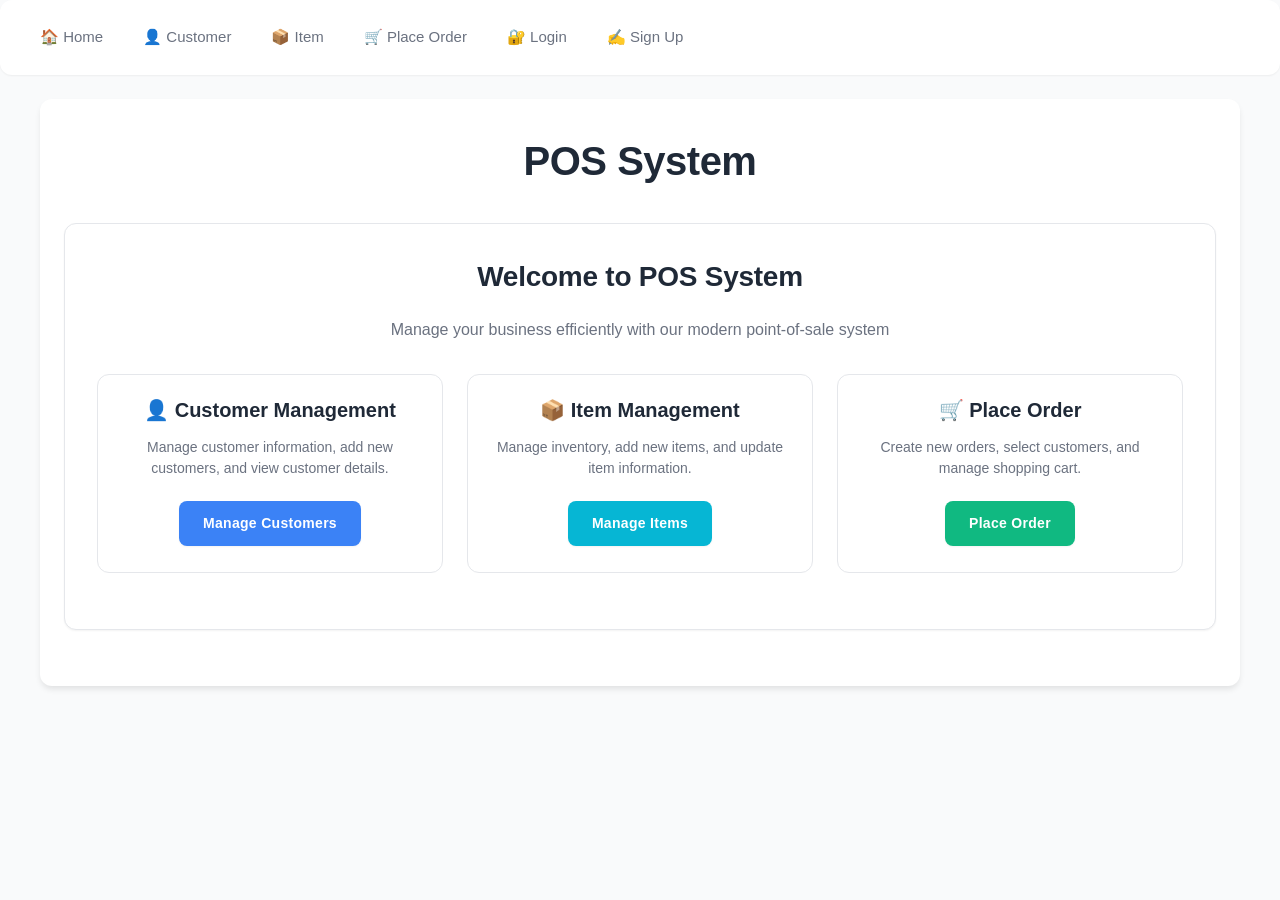
<file: index.html>
<!DOCTYPE html>
<html lang="en">
<head>
    <meta charset="UTF-8">
    <title>POS System</title>
    <link rel="stylesheet" href="./css/common.css">
</head>
<body>

<!-- Common Navigation -->
<nav>
    <a href="./index.html">🏠 Home</a>
    <a href="./pages/customer.html">👤 Customer</a>
    <a href="./pages/item.html">📦 Item</a>
    <a href="./pages/place-order.html">🛒 Place Order</a>
    <a href="./pages/auth/login.html">🔐 Login</a>
    <a href="./pages/auth/signup.html">✍️ Sign Up</a>
</nav>

<div class="container">
<h1>POS System</h1>

<div class="section" style="text-align: center;">
    <h2 style="margin-bottom: 20px;">Welcome to POS System</h2>
    <p style="color: #6b7280; margin-bottom: 32px; font-size: 16px;">Manage your business efficiently with our modern point-of-sale system</p>
    <div class="form-layout">
        <div style="padding: 20px; border: 1px solid #e5e7eb; border-radius: 12px; transition: all 0.2s ease;" onmouseover="this.style.boxShadow='0 4px 6px -1px rgba(0, 0, 0, 0.1)'" onmouseout="this.style.boxShadow='none'">
            <h3 style="margin-bottom: 12px;">👤 Customer Management</h3>
            <p style="color: #6b7280; margin-bottom: 16px; font-size: 14px;">Manage customer information, add new customers, and view customer details.</p>
            <a href="./pages/customer.html" class="btn btn-primary">Manage Customers</a>
        </div>
        <div style="padding: 20px; border: 1px solid #e5e7eb; border-radius: 12px; transition: all 0.2s ease;" onmouseover="this.style.boxShadow='0 4px 6px -1px rgba(0, 0, 0, 0.1)'" onmouseout="this.style.boxShadow='none'">
            <h3 style="margin-bottom: 12px;">📦 Item Management</h3>
            <p style="color: #6b7280; margin-bottom: 16px; font-size: 14px;">Manage inventory, add new items, and update item information.</p>
            <a href="./pages/item.html" class="btn btn-info">Manage Items</a>
        </div>
        <div style="padding: 20px; border: 1px solid #e5e7eb; border-radius: 12px; transition: all 0.2s ease;" onmouseover="this.style.boxShadow='0 4px 6px -1px rgba(0, 0, 0, 0.1)'" onmouseout="this.style.boxShadow='none'">
            <h3 style="margin-bottom: 12px;">🛒 Place Order</h3>
            <p style="color: #6b7280; margin-bottom: 16px; font-size: 14px;">Create new orders, select customers, and manage shopping cart.</p>
            <a href="./pages/place-order.html" class="btn btn-success">Place Order</a>
        </div>
    </div>
</div>

</div>

</body>
</html>
</file>
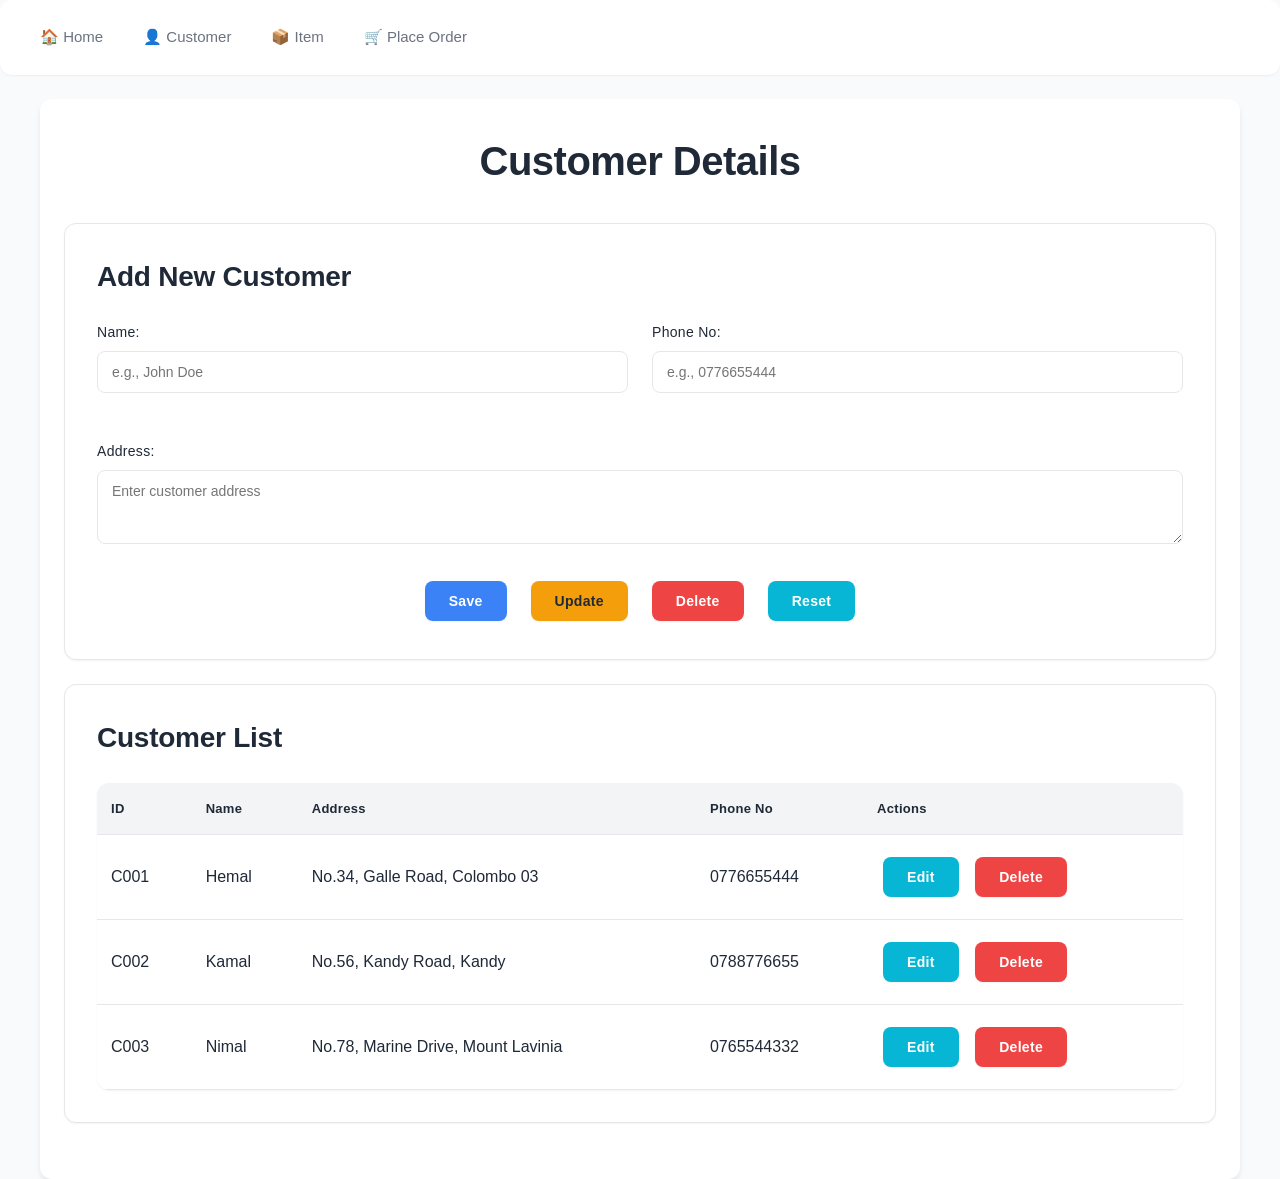
<file: pages/customer.html>
<!DOCTYPE html>
<html lang="en">
<head>
    <meta charset="UTF-8">
    <title>Customer Details</title>
    <link rel="stylesheet" href="../css/common.css">
    <script src="https://code.jquery.com/jquery-3.6.0.min.js"></script>
</head>
<body>

<!-- Common Navigation -->
<nav>
    <a href="../index.html">🏠 Home</a>
    <a href="./customer.html">👤 Customer</a>
    <a href="./item.html">📦 Item</a>
    <a href="./place-order.html">🛒 Place Order</a>
</nav>

<div class="container">
<h1>Customer Details</h1>

<div class="section">
    <h2>Add New Customer</h2>
    <form id="customerForm">
        <div class="form-layout">
            <div class="form-group">
                <label for="name">Name:</label>
                <input type="text" id="name" name="name" placeholder="e.g., John Doe" required>
            </div>
            <div class="form-group">
                <label for="phone">Phone No:</label>
                <input type="tel" id="phone" name="phone" placeholder="e.g., 0776655444" required>
            </div>
        </div>
        <div class="form-group">
            <label for="address">Address:</label>
            <textarea id="address" name="address" placeholder="Enter customer address" rows="3" required></textarea>
        </div>
        <div class="action-buttons">
            <button type="submit" class="btn btn-primary">Save</button>
            <button type="button" class="btn btn-warning">Update</button>
            <button type="button" class="btn btn-danger">Delete</button>
            <button type="reset" class="btn btn-info">Reset</button>
        </div>
    </form>
</div>

<div class="section">
    <h2>Customer List</h2>
    <table id="customerTable">
        <thead>
            <tr>
                <th>ID</th>
                <th>Name</th>
                <th>Address</th>
                <th>Phone No</th>
                <th>Actions</th>
            </tr>
        </thead>
        <tbody>
        </tbody>
    </table>
</div>

</div>

<script src="../js/customer.js"></script>

</body>
</html>
</file>
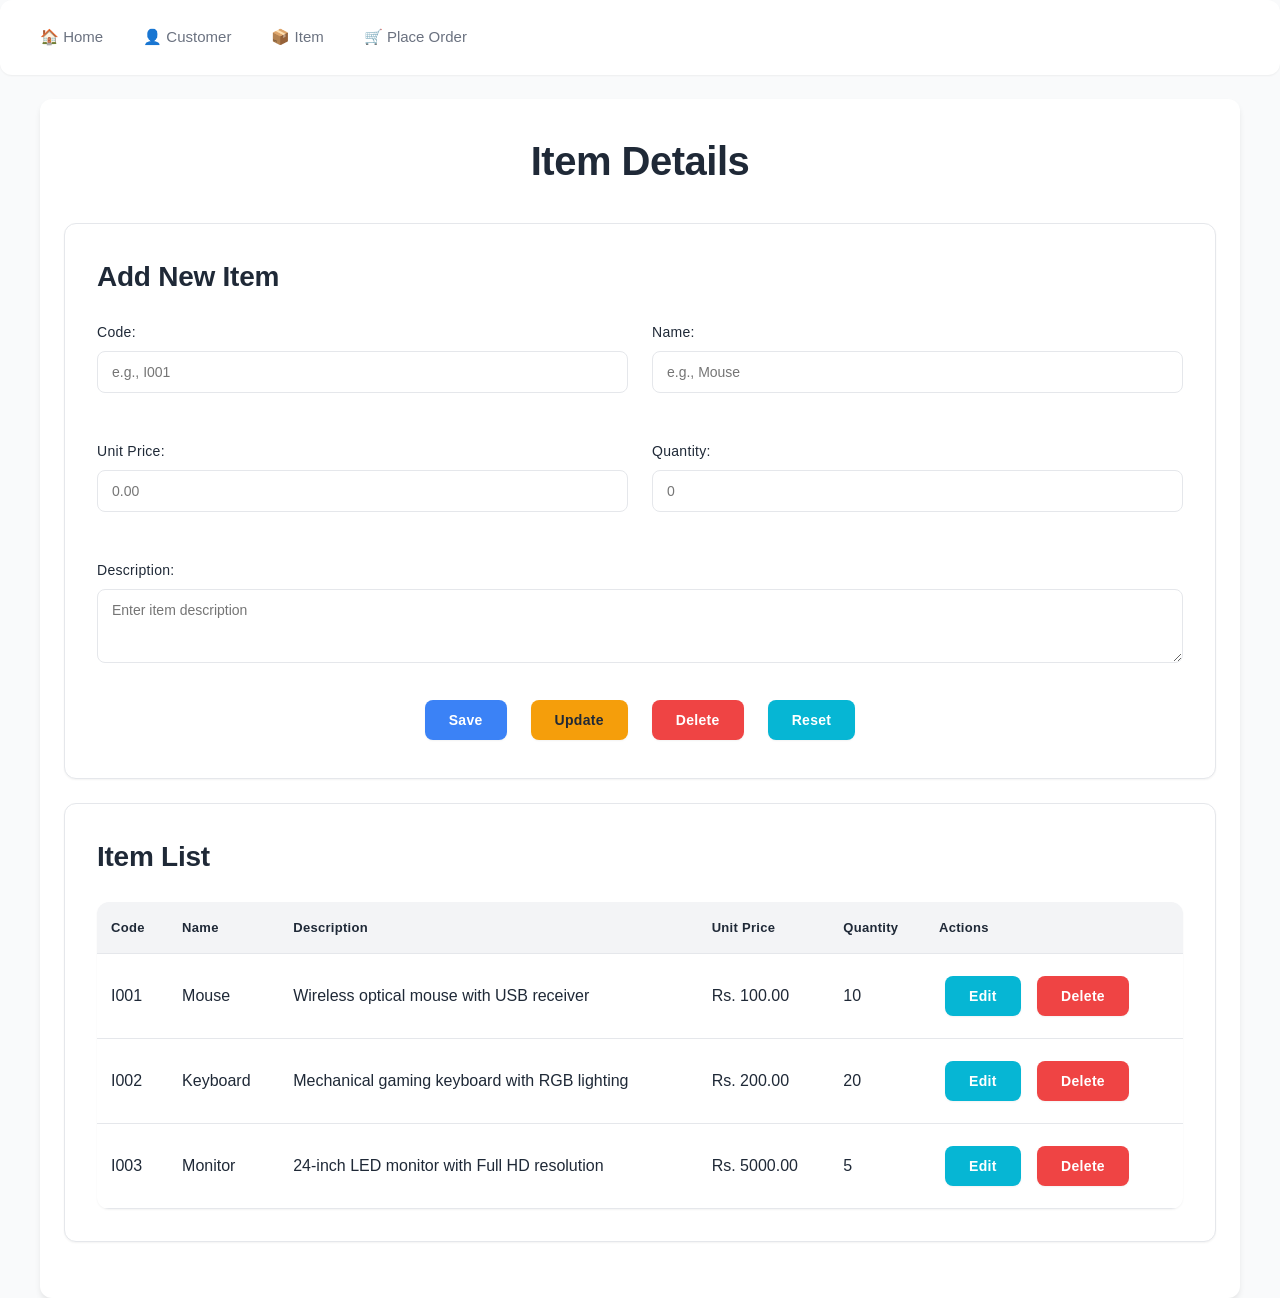
<file: pages/item.html>
<!DOCTYPE html>
<html lang="en">
<head>
    <meta charset="UTF-8">
    <title>Item Details</title>
    <link rel="stylesheet" href="../css/common.css">
    <script src="https://code.jquery.com/jquery-3.6.0.min.js"></script>
</head>
<body>

<!-- Common Navigation -->
<nav>
    <a href="../index.html">🏠 Home</a>
    <a href="./customer.html">👤 Customer</a>
    <a href="./item.html">📦 Item</a>
    <a href="./place-order.html">🛒 Place Order</a>
</nav>

<div class="container">
<h1>Item Details</h1>

<div class="section">
    <h2>Add New Item</h2>
    <form id="itemForm">
        <div class="form-layout">
            <div class="form-group">
                <label for="code">Code:</label>
                <input type="text" id="code" name="code" placeholder="e.g., I001" required>
            </div>
            <div class="form-group">
                <label for="name">Name:</label>
                <input type="text" id="name" name="name" placeholder="e.g., Mouse" required>
            </div>
        </div>
        <div class="form-layout">
            <div class="form-group">
                <label for="price">Unit Price:</label>
                <input type="number" id="price" name="price" placeholder="0.00" step="0.01" required>
            </div>
            <div class="form-group">
                <label for="qty">Quantity:</label>
                <input type="number" id="qty" name="qty" placeholder="0" required>
            </div>
        </div>
        <div class="form-group">
            <label for="description">Description:</label>
            <textarea id="description" name="description" placeholder="Enter item description" rows="3"></textarea>
        </div>
        <div class="action-buttons">
            <button type="submit" class="btn btn-primary">Save</button>
            <button type="button" class="btn btn-warning">Update</button>
            <button type="button" class="btn btn-danger">Delete</button>
            <button type="reset" class="btn btn-info">Reset</button>
        </div>
    </form>
</div>

<div class="section">
    <h2>Item List</h2>
    <table id="itemTable">
        <thead>
            <tr>
                <th>Code</th>
                <th>Name</th>
                <th>Description</th>
                <th>Unit Price</th>
                <th>Quantity</th>
                <th>Actions</th>
            </tr>
        </thead>
        <tbody>
        </tbody>
    </table>
</div>

</div>

<script src="../js/item.js"></script>

</body>
</html>
</file>
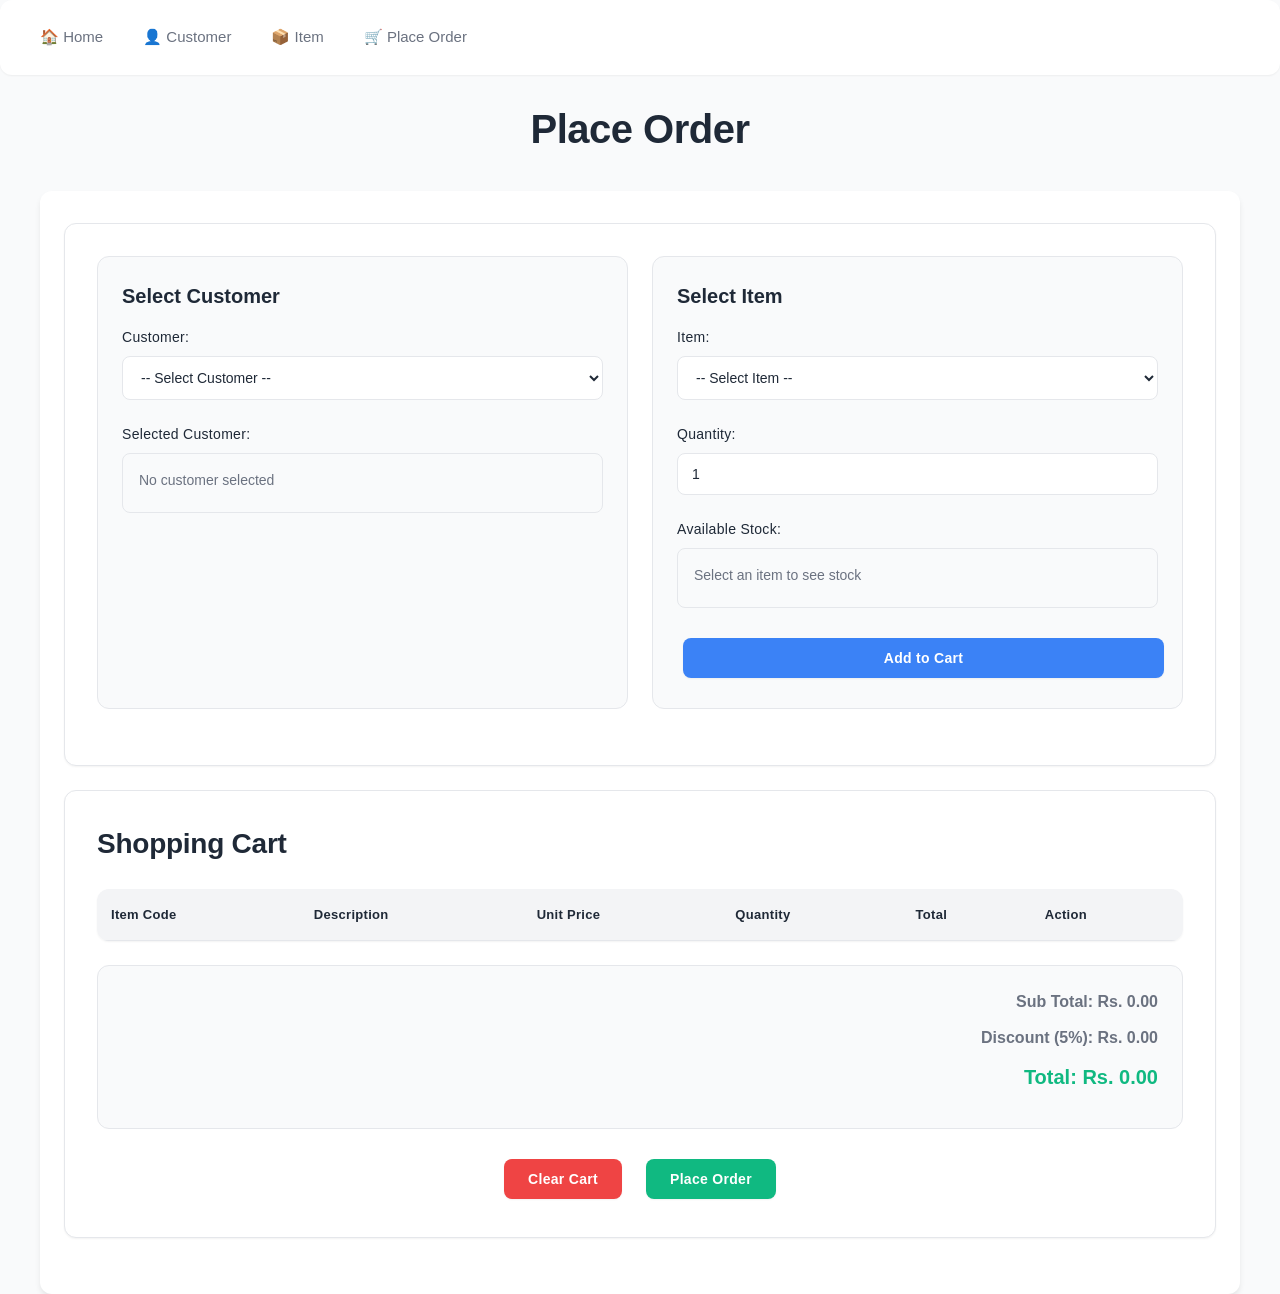
<file: pages/place-order.html>
<!DOCTYPE html>
<html lang="en">
<head>
    <meta charset="UTF-8">
    <title>Place Order</title>
    <link rel="stylesheet" href="../css/common.css">
    <script src="https://code.jquery.com/jquery-3.6.0.min.js"></script>
</head>
<body>

<!-- Common Navigation -->
<nav>
    <a href="../index.html">🏠 Home</a>
    <a href="./customer.html">👤 Customer</a>
    <a href="./item.html">📦 Item</a>
    <a href="./place-order.html">🛒 Place Order</a>
</nav>

<h1>Place Order</h1>

<div class="container">
    <!-- Customer and Item Selection Section -->
    <div class="section">
        <div class="order-section">
            <!-- Customer Selection -->
            <div class="customer-section">
                <h3>Select Customer</h3>
                <div class="form-group">
                    <label for="customerSelect">Customer:</label>
                    <select id="customerSelect">
                        <option value="">-- Select Customer --</option>
                        <option value="C001">Hemal - 0776655444</option>
                        <option value="C002">Kamal - 0788776655</option>
                        <option value="C003">Nimal - 0765544332</option>
                    </select>
                </div>
                <div class="form-group">
                    <label>Selected Customer:</label>
                    <div id="selectedCustomer" class="display-box">
                        No customer selected
                    </div>
                </div>
            </div>

            <!-- Item Selection -->
            <div class="item-section">
                <h3>Select Item</h3>
                <div class="form-group">
                    <label for="itemSelect">Item:</label>
                    <select id="itemSelect">
                        <option value="">-- Select Item --</option>
                        <option value="I001">Mouse - Rs. 100.00</option>
                        <option value="I002">Keyboard - Rs. 200.00</option>
                        <option value="I003">Monitor - Rs. 5000.00</option>
                    </select>
                </div>
                <div class="form-group">
                    <label for="qtyInput">Quantity:</label>
                    <input type="number" id="qtyInput" min="1" value="1">
                </div>
                <div class="form-group">
                    <label>Available Stock:</label>
                    <div id="availableStock" class="display-box">
                        Select an item to see stock
                    </div>
                </div>
                <button type="button" class="btn btn-primary" onclick="addToCart()" style="width: 100%;">Add to Cart</button>
            </div>
        </div>
    </div>

    <!-- Cart Section -->
    <div class="section">
        <h2>Shopping Cart</h2>
        <table id="cartTable">
            <thead>
                <tr>
                    <th>Item Code</th>
                    <th>Description</th>
                    <th>Unit Price</th>
                    <th>Quantity</th>
                    <th>Total</th>
                    <th>Action</th>
                </tr>
            </thead>
            <tbody id="cartBody">
                <!-- Cart items will be added here dynamically -->
            </tbody>
        </table>

        <!-- Totals Section -->
        <div class="totals">
            <div>Sub Total: Rs. <span id="subTotal">0.00</span></div>
            <div>Discount (5%): Rs. <span id="discount">0.00</span></div>
            <div>Total: Rs. <span id="total">0.00</span></div>
        </div>

        <!-- Action Buttons -->
        <div class="action-buttons">
            <button type="button" class="btn btn-danger" onclick="clearCart()">Clear Cart</button>
            <button type="button" class="btn btn-success" onclick="placeOrder()">Place Order</button>
        </div>
    </div>
</div>

<script src="../js/place-order.js"></script>

</body>
</html>
</file>
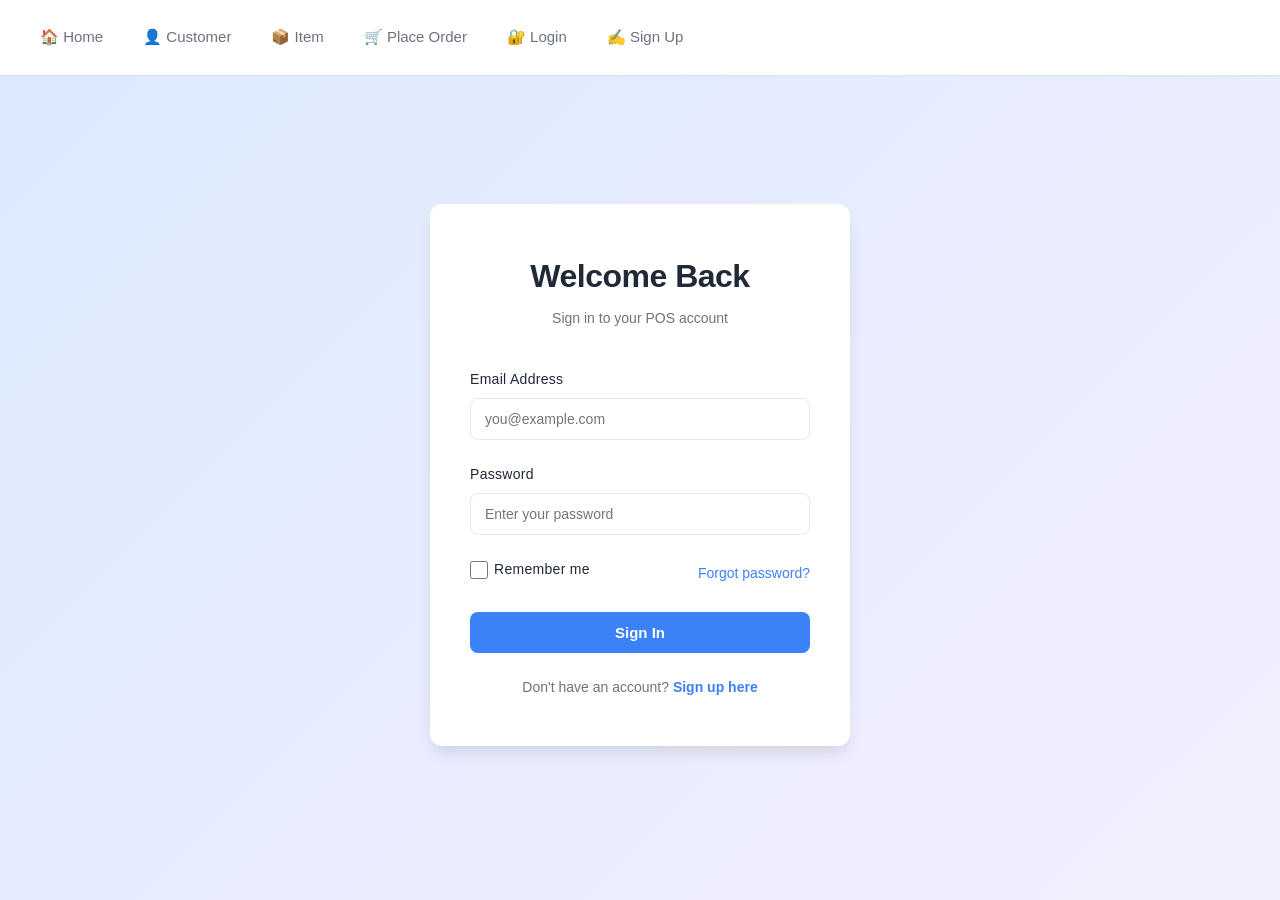
<file: pages/auth/login.html>
<!DOCTYPE html>
<html lang="en">
<head>
    <meta charset="UTF-8">
    <meta name="viewport" content="width=device-width, initial-scale=1.0">
    <title>Login - POS System</title>
    <link rel="stylesheet" href="../../css/common.css">
    <style>
        body {
            display: flex;
            justify-content: center;
            align-items: center;
            min-height: 100vh;
            background: linear-gradient(135deg, var(--primary-light) 0%, rgba(139, 92, 246, 0.1) 100%);
        }

        .auth-container {
            margin-top: 50px;
            background-color: var(--bg-primary);
            border-radius: 12px;
            box-shadow: var(--shadow-lg);
            padding: 48px 40px;
            width: 100%;
            max-width: 420px;
            animation: slideIn 0.3s ease-out;
        }

        @keyframes slideIn {
            from {
                opacity: 0;
                transform: translateY(-20px);
            }
            to {
                opacity: 1;
                transform: translateY(0);
            }
        }

        .auth-header {
            text-align: center;
            margin-bottom: 40px;
        }

        .auth-header h1 {
            font-size: 2rem;
            margin-bottom: 8px;
            color: var(--text-primary);
        }

        .auth-header p {
            color: var(--text-secondary);
            font-size: 14px;
        }

        .form-group {
            margin-bottom: 24px;
        }

        label {
            display: block;
            margin-bottom: 8px;
            font-weight: 500;
            color: var(--text-primary);
            font-size: 14px;
        }

        input[type="email"],
        input[type="password"] {
            width: 100%;
            padding: 12px 14px;
            border: 1.5px solid var(--border-color);
            border-radius: 8px;
            font-size: 14px;
            transition: all 0.2s ease;
            background-color: var(--bg-primary);
            color: var(--text-primary);
            font-family: inherit;
        }

        input[type="email"]:focus,
        input[type="password"]:focus {
            outline: none;
            border-color: var(--primary);
            background-color: rgba(59, 130, 246, 0.02);
            box-shadow: 0 0 0 3px rgba(59, 130, 246, 0.08);
        }

        .remember-forgot {
            display: flex;
            justify-content: space-between;
            align-items: center;
            margin-bottom: 24px;
            font-size: 14px;
        }

        .remember-me {
            display: flex;
            align-items: center;
            gap: 6px;
        }

        .remember-me input[type="checkbox"] {
            cursor: pointer;
            width: 18px;
            height: 18px;
            accent-color: var(--primary);
        }

        .forget-password {
            color: var(--primary);
            text-decoration: none;
            font-weight: 500;
            transition: all 0.2s ease;
        }

        .forget-password:hover {
            color: var(--primary-dark);
            text-decoration: underline;
        }

        .btn-login {
            width: 100%;
            padding: 12px 24px;
            border: none;
            border-radius: 8px;
            font-size: 15px;
            font-weight: 600;
            background-color: var(--primary);
            color: white;
            cursor: pointer;
            transition: all 0.2s ease;
            box-shadow: var(--shadow-sm);
        }

        .btn-login:hover {
            background-color: var(--primary-dark);
            box-shadow: var(--shadow-md);
            transform: translateY(-1px);
        }

        .btn-login:active {
            transform: translateY(0);
        }

        .signup-link {
            text-align: center;
            margin-top: 24px;
            font-size: 14px;
            color: var(--text-secondary);
        }

        .signup-link a {
            color: var(--primary);
            text-decoration: none;
            font-weight: 600;
            transition: all 0.2s ease;
        }

        .signup-link a:hover {
            color: var(--primary-dark);
            text-decoration: underline;
        }

        .error-message {
            display: none;
            background-color: #fee;
            border: 1.5px solid var(--danger);
            border-radius: 8px;
            padding: 12px 14px;
            color: var(--danger);
            margin-bottom: 24px;
            font-size: 14px;
        }

        .success-message {
            display: none;
            background-color: #efe;
            border: 1.5px solid var(--success);
            border-radius: 8px;
            padding: 12px 14px;
            color: var(--success);
            margin-bottom: 24px;
            font-size: 14px;
        }

        nav {
            position: fixed;
            top: 0;
            left: 0;
            right: 0;
            z-index: 1000;
            margin-bottom: 0;
            border-radius: 0;
        }

        body {
            padding-top: 0;
        }
    </style>
</head>
<body>

<!-- Navigation -->
<nav>
    <a href="../../index.html">🏠 Home</a>
    <a href="../customer.html">👤 Customer</a>
    <a href="../item.html">📦 Item</a>
    <a href="../place-order.html">🛒 Place Order</a>
    <a href="./login.html">🔐 Login</a>
    <a href="./signup.html">✍️ Sign Up</a>
</nav>

<div class="auth-container">
    <div class="auth-header">
        <h1>Welcome Back</h1>
        <p>Sign in to your POS account</p>
    </div>

    <div class="error-message" id="errorMessage"></div>
    <div class="success-message" id="successMessage"></div>

    <form id="loginForm">
        <div class="form-group">
            <label for="email">Email Address</label>
            <input 
                type="email" 
                id="email" 
                name="email" 
                placeholder="you@example.com"
                required
            >
        </div>

        <div class="form-group">
            <label for="password">Password</label>
            <input 
                type="password" 
                id="password" 
                name="password" 
                placeholder="Enter your password"
                required
            >
        </div>

        <div class="remember-forgot">
            <label class="remember-me">
                <input type="checkbox" id="rememberMe" name="rememberMe">
                <span>Remember me</span>
            </label>
            <a href="./forgot-password.html" class="forget-password">Forgot password?</a>
        </div>

        <button type="submit" class="btn-login">Sign In</button>
    </form>

    <div class="signup-link">
        Don't have an account? <a href="./signup.html">Sign up here</a>
    </div>
</div>

<script src="https://code.jquery.com/jquery-3.6.0.min.js"></script>
<script>
    $(document).ready(function() {
        // Form validation and submission
        $('#loginForm').on('submit', function(e) {
            e.preventDefault();

            // Get form data
            const email = $('#email').val().trim();
            const password = $('#password').val();
            const rememberMe = $('#rememberMe').is(':checked');

            // Basic validation
            if (!email) {
                showError('Please enter your email address');
                return;
            }

            if (!password) {
                showError('Please enter your password');
                return;
            }

            // Email validation
            const emailRegex = /^[^\s@]+@[^\s@]+\.[^\s@]+$/;
            if (!emailRegex.test(email)) {
                showError('Please enter a valid email address');
                return;
            }

            // Clear previous messages
            hideMessages();

            // Simulate API call
            console.log('Login attempt:', { email, password, rememberMe });

            // TODO: Replace with actual API call
            // $.ajax({
            //     type: 'POST',
            //     url: '/api/auth/login',
            //     data: JSON.stringify({ email, password, rememberMe }),
            //     contentType: 'application/json',
            //     success: function(response) {
            //         showSuccess('Login successful! Redirecting...');
            //         setTimeout(() => {
            //             window.location.href = '../customer.html';
            //         }, 1500);
            //     },
            //     error: function(error) {
            //         showError('Invalid email or password');
            //     }
            // });

            // Temporary success message for demonstration
            showSuccess('Login successful! (Demo mode)');
            setTimeout(() => {
                window.location.href = '../../index.html';
            }, 1500);
        });

        function showError(message) {
            $('#errorMessage').text(message).fadeIn();
        }

        function showSuccess(message) {
            $('#successMessage').text(message).fadeIn();
        }

        function hideMessages() {
            $('#errorMessage').fadeOut();
            $('#successMessage').fadeOut();
        }

        // Real-time validation
        $('#email').on('change', function() {
            hideMessages();
        });

        $('#password').on('change', function() {
            hideMessages();
        });
    });
</script>

</body>
</html>
</file>
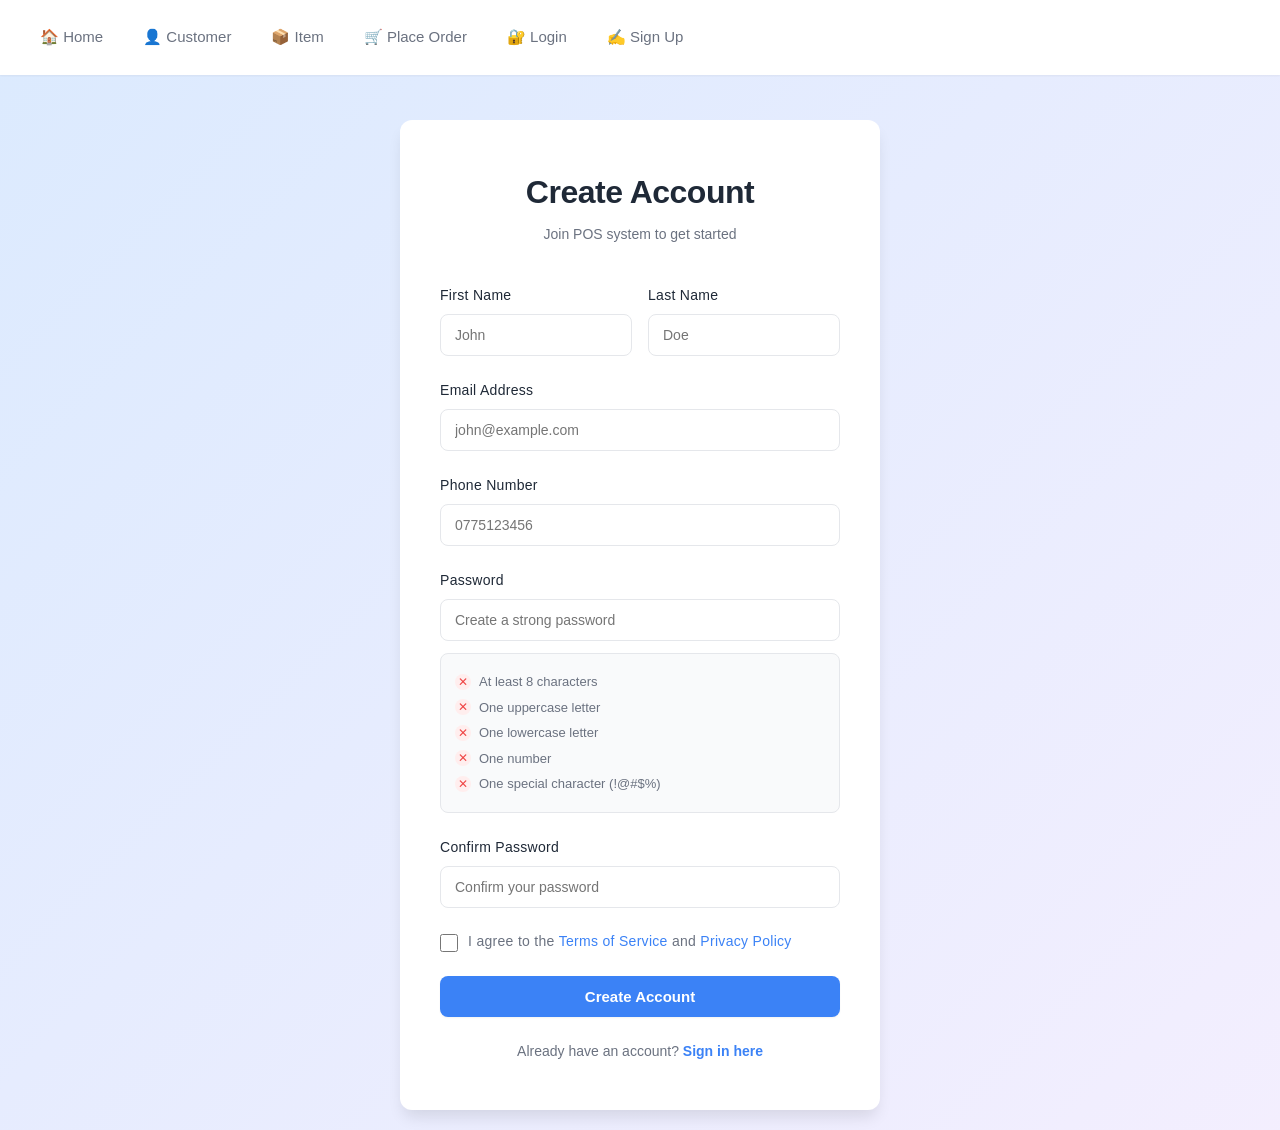
<file: pages/auth/signup.html>
<!DOCTYPE html>
<html lang="en">
<head>
    <meta charset="UTF-8">
    <meta name="viewport" content="width=device-width, initial-scale=1.0">
    <title>Sign Up - POS System</title>
    <link rel="stylesheet" href="../../css/common.css">
    <style>
        body {
            display: flex;
            justify-content: center;
            align-items: center;
            min-height: 100vh;
            background: linear-gradient(135deg, var(--primary-light) 0%, rgba(139, 92, 246, 0.1) 100%);
            padding: 20px 0;
        }

        .auth-container {
            margin-top: 100px;
            background-color: var(--bg-primary);
            border-radius: 12px;
            box-shadow: var(--shadow-lg);
            padding: 48px 40px;
            width: 100%;
            max-width: 480px;
            animation: slideIn 0.3s ease-out;
        }

        @keyframes slideIn {
            from {
                opacity: 0;
                transform: translateY(-20px);
            }
            to {
                opacity: 1;
                transform: translateY(0);
            }
        }

        .auth-header {
            text-align: center;
            margin-bottom: 40px;
        }

        .auth-header h1 {
            font-size: 2rem;
            margin-bottom: 8px;
            color: var(--text-primary);
        }

        .auth-header p {
            color: var(--text-secondary);
            font-size: 14px;
        }

        .form-group {
            margin-bottom: 24px;
        }

        label {
            display: block;
            margin-bottom: 8px;
            font-weight: 500;
            color: var(--text-primary);
            font-size: 14px;
        }

        input[type="text"],
        input[type="email"],
        input[type="password"],
        input[type="tel"] {
            width: 100%;
            padding: 12px 14px;
            border: 1.5px solid var(--border-color);
            border-radius: 8px;
            font-size: 14px;
            transition: all 0.2s ease;
            background-color: var(--bg-primary);
            color: var(--text-primary);
            font-family: inherit;
        }

        input[type="text"]:focus,
        input[type="email"]:focus,
        input[type="password"]:focus,
        input[type="tel"]:focus {
            outline: none;
            border-color: var(--primary);
            background-color: rgba(59, 130, 246, 0.02);
            box-shadow: 0 0 0 3px rgba(59, 130, 246, 0.08);
        }

        .form-row {
            display: grid;
            grid-template-columns: 1fr 1fr;
            gap: 16px;
        }

        .form-row .form-group {
            margin-bottom: 24px;
        }

        .password-requirements {
            background-color: var(--bg-secondary);
            border: 1.5px solid var(--border-color);
            border-radius: 8px;
            padding: 12px 14px;
            margin-top: 12px;
            font-size: 13px;
            color: var(--text-secondary);
        }

        .requirement {
            margin: 6px 0;
            display: flex;
            align-items: center;
            gap: 8px;
        }

        .requirement-icon {
            width: 16px;
            height: 16px;
            border-radius: 50%;
            display: flex;
            align-items: center;
            justify-content: center;
            font-size: 12px;
            background-color: #fee;
            color: var(--danger);
        }

        .requirement.met .requirement-icon {
            background-color: #efe;
            color: var(--success);
        }

        .terms-agreement {
            display: flex;
            align-items: flex-start;
            gap: 10px;
            margin-bottom: 24px;
            font-size: 13px;
        }

        .terms-agreement input[type="checkbox"] {
            cursor: pointer;
            width: 18px;
            height: 18px;
            margin-top: 2px;
            accent-color: var(--primary);
            flex-shrink: 0;
        }

        .terms-agreement label {
            margin: 0;
            color: var(--text-secondary);
            line-height: 1.4;
        }

        .terms-agreement a {
            color: var(--primary);
            text-decoration: none;
            font-weight: 500;
        }

        .terms-agreement a:hover {
            text-decoration: underline;
        }

        .btn-signup {
            width: 100%;
            padding: 12px 24px;
            border: none;
            border-radius: 8px;
            font-size: 15px;
            font-weight: 600;
            background-color: var(--primary);
            color: white;
            cursor: pointer;
            transition: all 0.2s ease;
            box-shadow: var(--shadow-sm);
        }

        .btn-signup:hover:not(:disabled) {
            background-color: var(--primary-dark);
            box-shadow: var(--shadow-md);
            transform: translateY(-1px);
        }

        .btn-signup:active:not(:disabled) {
            transform: translateY(0);
        }

        .btn-signup:disabled {
            background-color: #ccc;
            cursor: not-allowed;
            opacity: 0.6;
        }

        .login-link {
            text-align: center;
            margin-top: 24px;
            font-size: 14px;
            color: var(--text-secondary);
        }

        .login-link a {
            color: var(--primary);
            text-decoration: none;
            font-weight: 600;
            transition: all 0.2s ease;
        }

        .login-link a:hover {
            color: var(--primary-dark);
            text-decoration: underline;
        }

        .error-message {
            display: none;
            background-color: #fee;
            border: 1.5px solid var(--danger);
            border-radius: 8px;
            padding: 12px 14px;
            color: var(--danger);
            margin-bottom: 24px;
            font-size: 14px;
        }

        .success-message {
            display: none;
            background-color: #efe;
            border: 1.5px solid var(--success);
            border-radius: 8px;
            padding: 12px 14px;
            color: var(--success);
            margin-bottom: 24px;
            font-size: 14px;
        }

        nav {
            position: fixed;
            top: 0;
            left: 0;
            right: 0;
            z-index: 1000;
            margin-bottom: 0;
            border-radius: 0;
        }

        @media (max-width: 768px) {
            .auth-container {
                padding: 32px 20px;
            }

            .form-row {
                grid-template-columns: 1fr;
            }

            .auth-header h1 {
                font-size: 1.5rem;
            }
        }
    </style>
</head>
<body>

<!-- Navigation -->
<nav>
    <a href="../../index.html">🏠 Home</a>
    <a href="../customer.html">👤 Customer</a>
    <a href="../item.html">📦 Item</a>
    <a href="../place-order.html">🛒 Place Order</a>
    <a href="./login.html">🔐 Login</a>
    <a href="./signup.html">✍️ Sign Up</a>
</nav>

<div class="auth-container">
    <div class="auth-header">
        <h1>Create Account</h1>
        <p>Join POS system to get started</p>
    </div>

    <div class="error-message" id="errorMessage"></div>
    <div class="success-message" id="successMessage"></div>

    <form id="signupForm">
        <div class="form-row">
            <div class="form-group">
                <label for="firstName">First Name</label>
                <input 
                    type="text" 
                    id="firstName" 
                    name="firstName" 
                    placeholder="John"
                    required
                >
            </div>
            <div class="form-group">
                <label for="lastName">Last Name</label>
                <input 
                    type="text" 
                    id="lastName" 
                    name="lastName" 
                    placeholder="Doe"
                    required
                >
            </div>
        </div>

        <div class="form-group">
            <label for="email">Email Address</label>
            <input 
                type="email" 
                id="email" 
                name="email" 
                placeholder="john@example.com"
                required
            >
        </div>

        <div class="form-group">
            <label for="phone">Phone Number</label>
            <input 
                type="tel" 
                id="phone" 
                name="phone" 
                placeholder="0775123456"
            >
        </div>

        <div class="form-group">
            <label for="password">Password</label>
            <input 
                type="password" 
                id="password" 
                name="password" 
                placeholder="Create a strong password"
                required
            >
            <div class="password-requirements">
                <div class="requirement" id="req-length">
                    <span class="requirement-icon">✕</span>
                    <span>At least 8 characters</span>
                </div>
                <div class="requirement" id="req-upper">
                    <span class="requirement-icon">✕</span>
                    <span>One uppercase letter</span>
                </div>
                <div class="requirement" id="req-lower">
                    <span class="requirement-icon">✕</span>
                    <span>One lowercase letter</span>
                </div>
                <div class="requirement" id="req-number">
                    <span class="requirement-icon">✕</span>
                    <span>One number</span>
                </div>
                <div class="requirement" id="req-special">
                    <span class="requirement-icon">✕</span>
                    <span>One special character (!@#$%)</span>
                </div>
            </div>
        </div>

        <div class="form-group">
            <label for="confirmPassword">Confirm Password</label>
            <input 
                type="password" 
                id="confirmPassword" 
                name="confirmPassword" 
                placeholder="Confirm your password"
                required
            >
        </div>

        <div class="terms-agreement">
            <input type="checkbox" id="agreeTerms" name="agreeTerms" required>
            <label for="agreeTerms">
                I agree to the <a href="#">Terms of Service</a> and <a href="#">Privacy Policy</a>
            </label>
        </div>

        <button type="submit" class="btn-signup" id="signupBtn">Create Account</button>
    </form>

    <div class="login-link">
        Already have an account? <a href="./login.html">Sign in here</a>
    </div>
</div>

<script src="https://code.jquery.com/jquery-3.6.0.min.js"></script>
<script>
    $(document).ready(function() {
        // Password strength validation
        $('#password').on('input', function() {
            const password = $(this).val();
            
            // Length check (at least 8 characters)
            if (password.length >= 8) {
                $('#req-length').addClass('met');
            } else {
                $('#req-length').removeClass('met');
            }

            // Uppercase check
            if (/[A-Z]/.test(password)) {
                $('#req-upper').addClass('met');
            } else {
                $('#req-upper').removeClass('met');
            }

            // Lowercase check
            if (/[a-z]/.test(password)) {
                $('#req-lower').addClass('met');
            } else {
                $('#req-lower').removeClass('met');
            }

            // Number check
            if (/\d/.test(password)) {
                $('#req-number').addClass('met');
            } else {
                $('#req-number').removeClass('met');
            }

            // Special character check
            if (/[!@#$%^&*()_+=\[\]{};':"\\|,.<>\/?]/.test(password)) {
                $('#req-special').addClass('met');
            } else {
                $('#req-special').removeClass('met');
            }

            hideMessages();
        });

        // Form validation and submission
        $('#signupForm').on('submit', function(e) {
            e.preventDefault();

            // Get form data
            const firstName = $('#firstName').val().trim();
            const lastName = $('#lastName').val().trim();
            const email = $('#email').val().trim();
            const phone = $('#phone').val().trim();
            const password = $('#password').val();
            const confirmPassword = $('#confirmPassword').val();
            const agreeTerms = $('#agreeTerms').is(':checked');

            // Validation
            if (!firstName) {
                showError('Please enter your first name');
                return;
            }

            if (!lastName) {
                showError('Please enter your last name');
                return;
            }

            if (!email) {
                showError('Please enter your email address');
                return;
            }

            // Email validation
            const emailRegex = /^[^\s@]+@[^\s@]+\.[^\s@]+$/;
            if (!emailRegex.test(email)) {
                showError('Please enter a valid email address');
                return;
            }

            if (!password) {
                showError('Please create a password');
                return;
            }

            if (password.length < 8) {
                showError('Password must be at least 8 characters long');
                return;
            }

            if (!/[A-Z]/.test(password)) {
                showError('Password must contain at least one uppercase letter');
                return;
            }

            if (!/[a-z]/.test(password)) {
                showError('Password must contain at least one lowercase letter');
                return;
            }

            if (!/\d/.test(password)) {
                showError('Password must contain at least one number');
                return;
            }

            if (!/[!@#$%^&*()_+=\[\]{};':"\\|,.<>\/?]/.test(password)) {
                showError('Password must contain at least one special character');
                return;
            }

            if (password !== confirmPassword) {
                showError('Passwords do not match');
                return;
            }

            if (!agreeTerms) {
                showError('You must agree to the Terms of Service and Privacy Policy');
                return;
            }

            // Clear previous messages
            hideMessages();

            // Simulate API call
            console.log('Signup attempt:', { 
                firstName, 
                lastName, 
                email, 
                phone,
                agreeTerms 
            });

            // TODO: Replace with actual API call
            // $.ajax({
            //     type: 'POST',
            //     url: '/api/auth/signup',
            //     data: JSON.stringify({ firstName, lastName, email, phone, agreeTerms }),
            //     contentType: 'application/json',
            //     success: function(response) {
            //         showSuccess('Account created successfully! Redirecting to login...');
            //         setTimeout(() => {
            //             window.location.href = './login.html';
            //         }, 1500);
            //     },
            //     error: function(error) {
            //         showError('Registration failed. Please try again.');
            //     }
            // });

            // Temporary success message for demonstration
            showSuccess('Account created successfully! (Demo mode)');
            setTimeout(() => {
                window.location.href = './login.html';
            }, 1500);
        });

        function showError(message) {
            $('#errorMessage').text(message).fadeIn();
        }

        function showSuccess(message) {
            $('#successMessage').text(message).fadeIn();
        }

        function hideMessages() {
            $('#errorMessage').fadeOut();
            $('#successMessage').fadeOut();
        }

        // Real-time validation
        $('#firstName, #lastName, #email, #phone, #confirmPassword').on('change', function() {
            hideMessages();
        });
    });
</script>

</body>
</html>
</file>
<file: css/common.css>
/* Modern Minimal POS System Styling */

/* Color Palette */
:root {
    --primary: #3b82f6;
    --primary-dark: #1e40af;
    --primary-light: #dbeafe;
    --secondary: #8b5cf6;
    --success: #10b981;
    --warning: #f59e0b;
    --danger: #ef4444;
    --info: #06b6d4;
    --bg-primary: #ffffff;
    --bg-secondary: #f9fafb;
    --bg-tertiary: #f3f4f6;
    --text-primary: #1f2937;
    --text-secondary: #6b7280;
    --border-color: #e5e7eb;
    --shadow-sm: 0 1px 2px 0 rgba(0, 0, 0, 0.05);
    --shadow-md: 0 4px 6px -1px rgba(0, 0, 0, 0.1);
    --shadow-lg: 0 10px 15px -3px rgba(0, 0, 0, 0.1);
}

/* General Styles */
* {
    box-sizing: border-box;
    margin: 0;
    padding: 0;
}

html {
    scroll-behavior: smooth;
}

body {
    font-family: -apple-system, BlinkMacSystemFont, 'Segoe UI', 'Roboto', 'Oxygen', 'Ubuntu', 'Cantarell', sans-serif;
    line-height: 1.5;
    color: var(--text-primary);
    background-color: var(--bg-secondary);
    font-size: 16px;
    -webkit-font-smoothing: antialiased;
    -moz-osx-font-smoothing: grayscale;
}


/* Container */
.container {
    max-width: 1200px;
    margin: 0 auto;
    padding: 32px 24px;
    background-color: var(--bg-primary);
    border-radius: 12px;
    box-shadow: var(--shadow-md);
    margin-top: 24px;
}

/* Navigation */
nav {
    background-color: var(--bg-primary);
    padding: 16px 24px;
    margin-bottom: 24px;
    border-radius: 12px;
    box-shadow: var(--shadow-sm);
    display: flex;
    align-items: center;
    gap: 8px;
    flex-wrap: wrap;
}

nav a {
    text-decoration: none;
    color: var(--text-secondary);
    font-weight: 500;
    padding: 10px 16px;
    border-radius: 8px;
    transition: all 0.2s ease;
    font-size: 15px;
    white-space: nowrap;
}

nav a:hover {
    background-color: var(--primary-light);
    color: var(--primary);
}

/* Headers */
h1 {
    color: var(--text-primary);
    margin-bottom: 32px;
    text-align: center;
    font-size: 2.5rem;
    font-weight: 700;
    letter-spacing: -0.5px;
}

h2 {
    color: var(--text-primary);
    margin-bottom: 24px;
    font-size: 1.75rem;
    font-weight: 600;
    letter-spacing: -0.25px;
}

h3 {
    color: var(--text-primary);
    margin-bottom: 16px;
    font-size: 1.25rem;
    font-weight: 600;
}

/* Forms */
.form-group {
    margin-bottom: 24px;
}

label {
    display: block;
    margin-bottom: 8px;
    font-weight: 500;
    color: var(--text-primary);
    font-size: 14px;
    letter-spacing: 0.3px;
}

input[type="text"],
input[type="number"],
input[type="tel"],
input[type="email"],
select,
textarea {
    width: 100%;
    padding: 12px 14px;
    border: 1.5px solid var(--border-color);
    border-radius: 8px;
    font-size: 14px;
    transition: all 0.2s ease;
    background-color: var(--bg-primary);
    color: var(--text-primary);
    font-family: inherit;
}

input:focus,
select:focus,
textarea:focus {
    outline: none;
    border-color: var(--primary);
    background-color: rgba(59, 130, 246, 0.02);
    box-shadow: 0 0 0 3px rgba(59, 130, 246, 0.08);
}

/* Buttons */
.btn {
    padding: 12px 24px;
    margin: 6px;
    border: none;
    border-radius: 8px;
    cursor: pointer;
    font-size: 14px;
    font-weight: 600;
    letter-spacing: 0.3px;
    transition: all 0.2s ease;
    display: inline-block;
    text-decoration: none;
    text-transform: none;
    box-shadow: var(--shadow-sm);
    outline: none;
}

.btn:hover {
    transform: translateY(-1px);
    box-shadow: var(--shadow-md);
}

.btn:active {
    transform: translateY(0);
    box-shadow: 0 0 0 3px rgba(0, 0, 0, 0.1);
}

.btn-primary {
    background-color: var(--primary);
    color: white;
}

.btn-primary:hover {
    background-color: var(--primary-dark);
}

.btn-success {
    background-color: var(--success);
    color: white;
}

.btn-success:hover {
    background-color: #059669;
}

.btn-danger {
    background-color: var(--danger);
    color: white;
}

.btn-danger:hover {
    background-color: #dc3545;
}

.btn-warning {
    background-color: var(--warning);
    color: #1f2937;
}

.btn-warning:hover {
    background-color: #d97706;
}

.btn-info {
    background-color: var(--info);
    color: white;
}

.btn-info:hover {
    background-color: #0891b2;
}

/* Tables */
table {
    width: 100%;
    border-collapse: collapse;
    margin-top: 24px;
    background-color: var(--bg-primary);
    border-radius: 12px;
    overflow: hidden;
    box-shadow: var(--shadow-sm);
}

th, td {
    border: none;
    padding: 16px 14px;
    text-align: left;
}

th {
    background-color: var(--bg-tertiary);
    font-weight: 600;
    color: var(--text-primary);
    text-transform: none;
    font-size: 13px;
    letter-spacing: 0.3px;
    border-bottom: 1.5px solid var(--border-color);
}

tbody tr {
    transition: all 0.2s ease;
    border-bottom: 1px solid var(--border-color);
}

tbody tr:hover {
    background-color: var(--bg-secondary);
}

/* Sections */
.section {
    background-color: var(--bg-primary);
    padding: 32px;
    margin-bottom: 24px;
    border-radius: 12px;
    box-shadow: var(--shadow-sm);
    border: 1px solid var(--border-color);
}

.order-section {
    display: grid;
    grid-template-columns: repeat(auto-fit, minmax(300px, 1fr));
    gap: 24px;
    margin-bottom: 24px;
}

.customer-section, 
.item-section {
    padding: 24px;
    border: 1px solid var(--border-color);
    border-radius: 12px;
    background-color: var(--bg-secondary);
    transition: all 0.2s ease;
}

.customer-section:hover, 
.item-section:hover {
    border-color: var(--primary);
    box-shadow: var(--shadow-sm);
}

.cart-section {
    margin-top: 24px;
}

/* Display Elements */
.display-box {
    padding: 16px;
    background-color: var(--bg-secondary);
    border-radius: 8px;
    border: 1px solid var(--border-color);
    min-height: 60px;
    color: var(--text-secondary);
    font-size: 14px;
}

/* Totals */
.totals {
    text-align: right;
    margin-top: 24px;
    font-size: 16px;
    font-weight: 600;
    background-color: var(--bg-secondary);
    padding: 24px;
    border-radius: 12px;
    border: 1.5px solid var(--border-color);
}

.totals div {
    margin-bottom: 12px;
    color: var(--text-secondary);
}

.totals div:last-child {
    color: var(--success);
    font-size: 20px;
    font-weight: 700;
}

/* Action Buttons Container */
.action-buttons {
    margin-top: 24px;
    text-align: center;
    display: flex;
    gap: 12px;
    justify-content: center;
    flex-wrap: wrap;
}

/* Form Layout */
.form-layout {
    display: grid;
    grid-template-columns: repeat(auto-fit, minmax(250px, 1fr));
    gap: 24px;
    margin-bottom: 24px;
}

/* Status Messages */
.success {
    background-color: #f0fdf4;
    color: #166534;
    padding: 14px 16px;
    border-radius: 8px;
    border: 1.5px solid #86efac;
    margin-bottom: 20px;
    font-size: 14px;
    font-weight: 500;
}

.error {
    background-color: #fef2f2;
    color: #991b1b;
    padding: 14px 16px;
    border-radius: 8px;
    border: 1.5px solid #fecaca;
    margin-bottom: 20px;
    font-size: 14px;
    font-weight: 500;
}

.info {
    background-color: #f0f9ff;
    color: #0c2d48;
    padding: 14px 16px;
    border-radius: 8px;
    border: 1.5px solid #bae6fd;
    margin-bottom: 20px;
    font-size: 14px;
    font-weight: 500;
}

/* Responsive Design */
@media (max-width: 768px) {
    .container {
        padding: 20px 16px;
        margin: 12px;
    }
    
    .order-section {
        grid-template-columns: 1fr;
    }
    
    nav {
        flex-direction: column;
        align-items: stretch;
    }
    
    nav a {
        width: 100%;
        text-align: center;
    }
    
    .form-layout {
        grid-template-columns: 1fr;
    }
    
    h1 {
        font-size: 2rem;
    }

    h2 {
        font-size: 1.5rem;
    }

    .section {
        padding: 20px;
    }

    .action-buttons {
        flex-direction: column;
    }

    .btn {
        width: 100%;
        margin: 4px 0;
    }
}

@media (max-width: 480px) {
    h1 {
        font-size: 1.5rem;
        margin-bottom: 24px;
    }

    h2 {
        font-size: 1.25rem;
    }

    .container {
        padding: 16px 12px;
    }

    nav {
        padding: 12px 16px;
        gap: 4px;
    }

    nav a {
        padding: 8px 12px;
        font-size: 13px;
    }
}

/* Animations */
@keyframes fadeIn {
    from {
        opacity: 0;
        transform: translateY(12px);
    }
    to {
        opacity: 1;
        transform: translateY(0);
    }
}

@keyframes slideInRight {
    from {
        opacity: 0;
        transform: translateX(20px);
    }
    to {
        opacity: 1;
        transform: translateX(0);
    }
}

.fade-in {
    animation: fadeIn 0.3s ease-out;
}

.slide-in {
    animation: slideInRight 0.3s ease-out;
}

/* Utility Classes */
.text-center {
    text-align: center;
}

.text-right {
    text-align: right;
}

.text-left {
    text-align: left;
}

.mt-20 {
    margin-top: 20px;
}

.mb-20 {
    margin-bottom: 20px;
}

.p-20 {
    padding: 20px;
}

.hidden {
    display: none !important;
}

.gap-8 {
    gap: 8px;
}

.gap-16 {
    gap: 16px;
}
</file>
